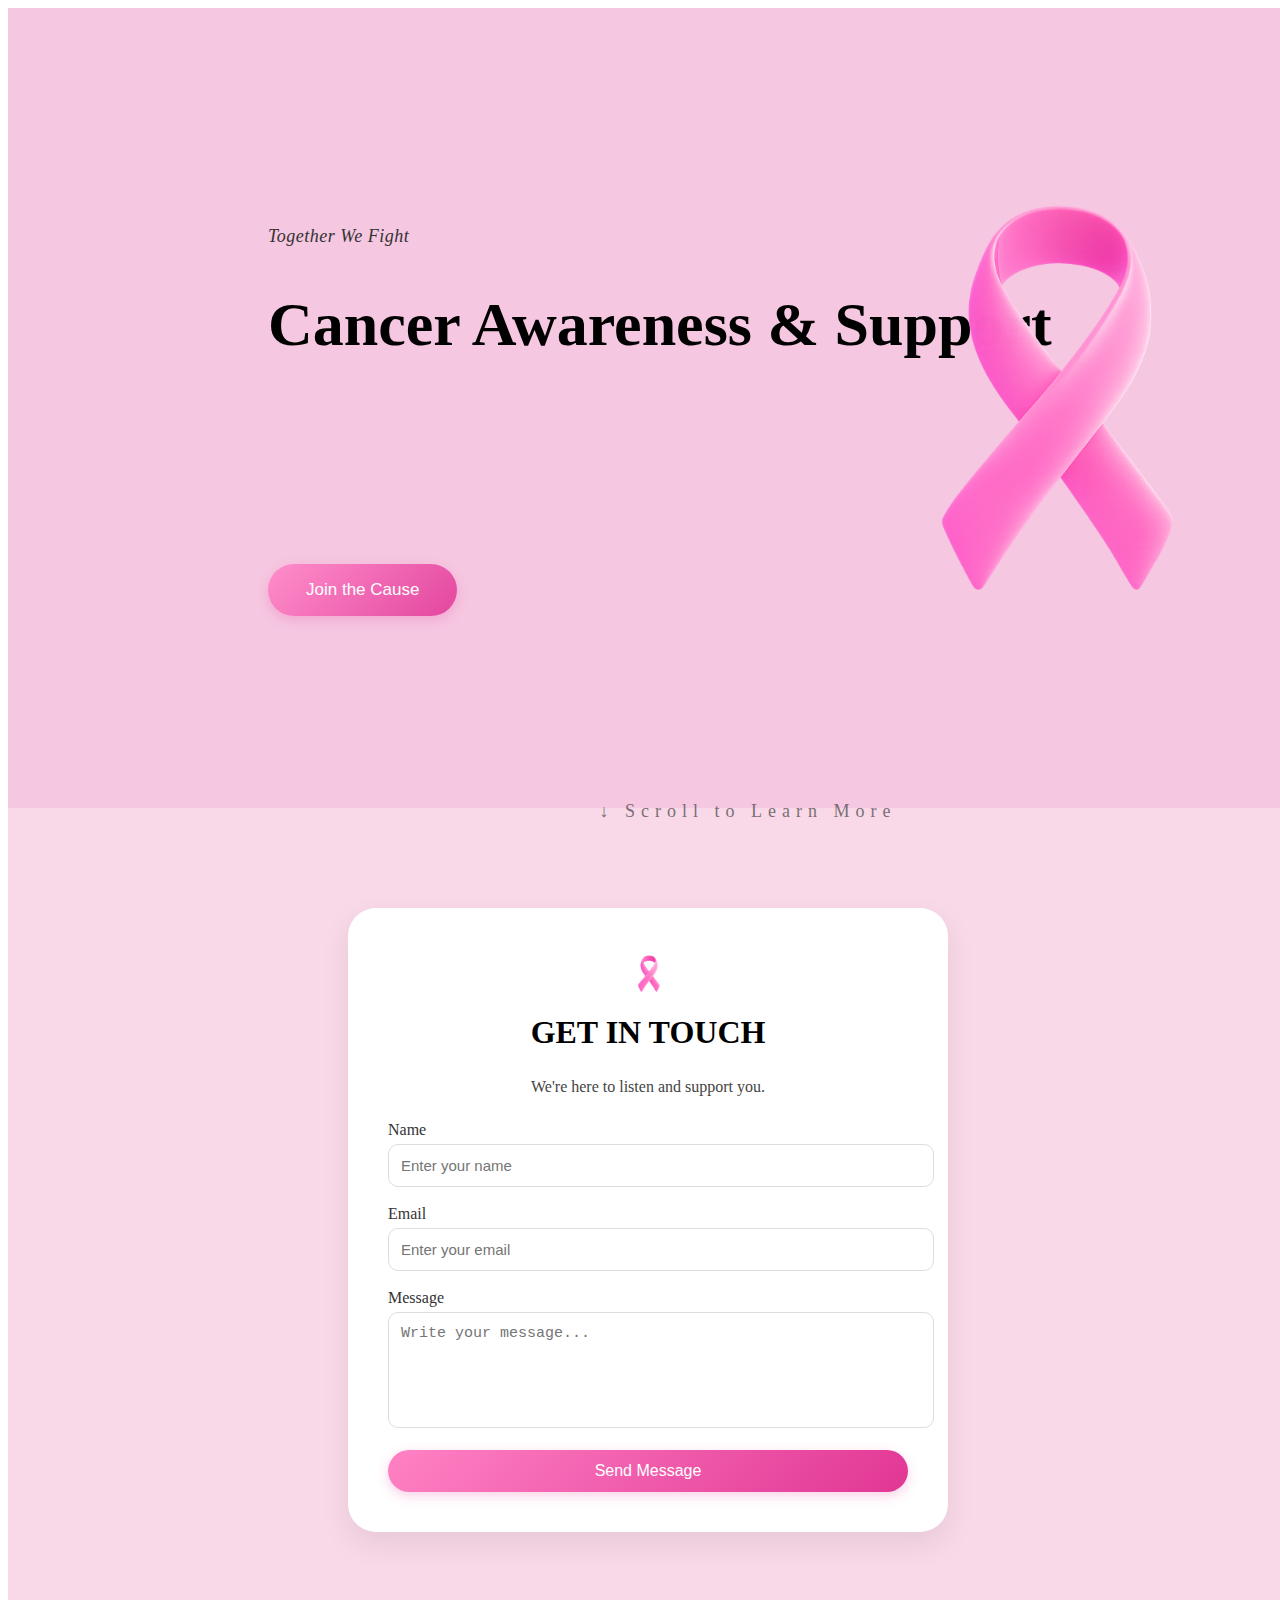
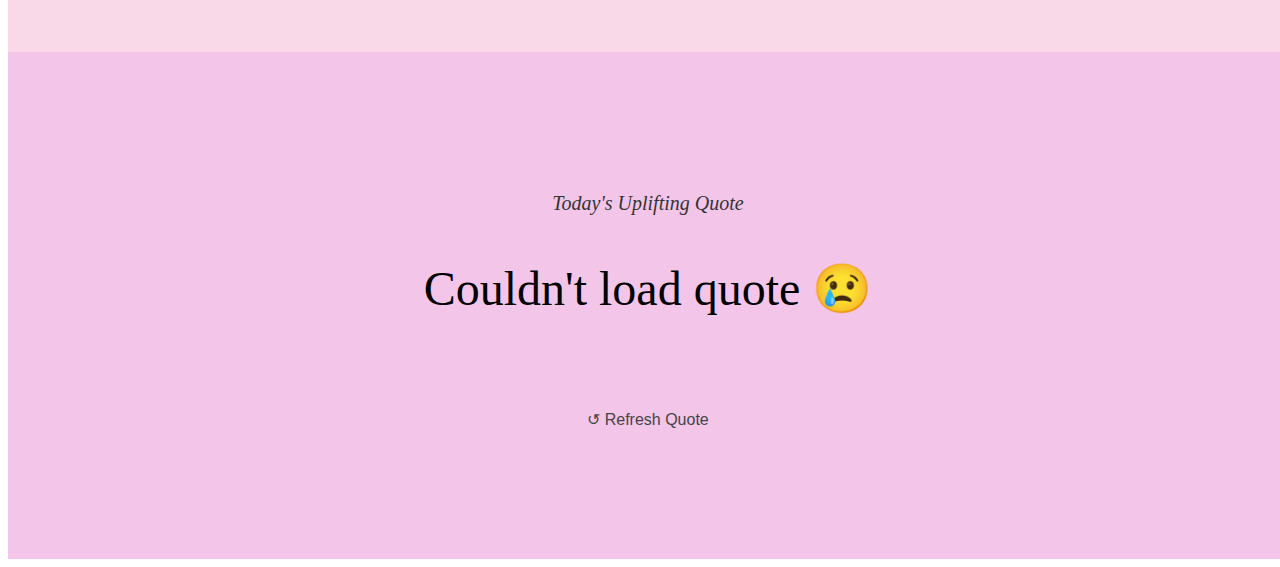
<file: index.html>
<!DOCTYPE html>
<html lang="en">
<head>
    <meta charset="UTF-8">
    <meta name="viewport" content="width=device-width, initial-scale=1.0">
    <title>CANCER</title>
    <link rel="stylesheet" href="style.css">
</head>
<body>
    <section class="hero">
    <div class="hero-content">
        <p class="micro-text">Together We Fight</p>

        <h1 class="hero-title">Cancer Awareness &amp; Support</h1>

        <div class="hero-slogan">
            <span class="line one">Spreading hope,</span><br>
            <span class="line two">strength,</span><br>
            <span class="line three">and support</span>
        </div>

        <button class="cta-btn">Join the Cause</button>
    </div>

    <div class="hero-image">
        <img src="ribbion.png" alt="Cancer Awareness Ribbon">
    </div>
    
<p class="scroll">↓ Scroll to Learn More</p>
</section>

<section class="contact-section" id="contact">
    <div class="contact-card">

        <div class="contact-header">
            <img src="./ribbion.png" class="ribbon-icon">
            <h2>GET IN TOUCH</h2>
            <p>We're here to listen and support you.</p>
        </div>

        <form class="contact-form">
            <label>Name</label>
            <input type="text" placeholder="Enter your name">

            <label>Email</label>
            <input type="email" placeholder="Enter your email">

            <label>Message</label>
            <textarea placeholder="Write your message..."></textarea>

            <button class="send-btn">Send Message</button>
        </form>

    </div>
</section>


<section class="quote-section">
    <p class="quote-subtitle">Today's Uplifting Quote</p>

    <blockquote id="quote-text">
        “Loading quote...” 
    </blockquote>

    <p id="quote-author" class="quote-author">—</p>

    <button class="quote-refresh" onclick="loadQuote()">
        ↺ Refresh Quote
    </button>
</section>
<script src="script.js"></script>

</body>
</html>
</file>
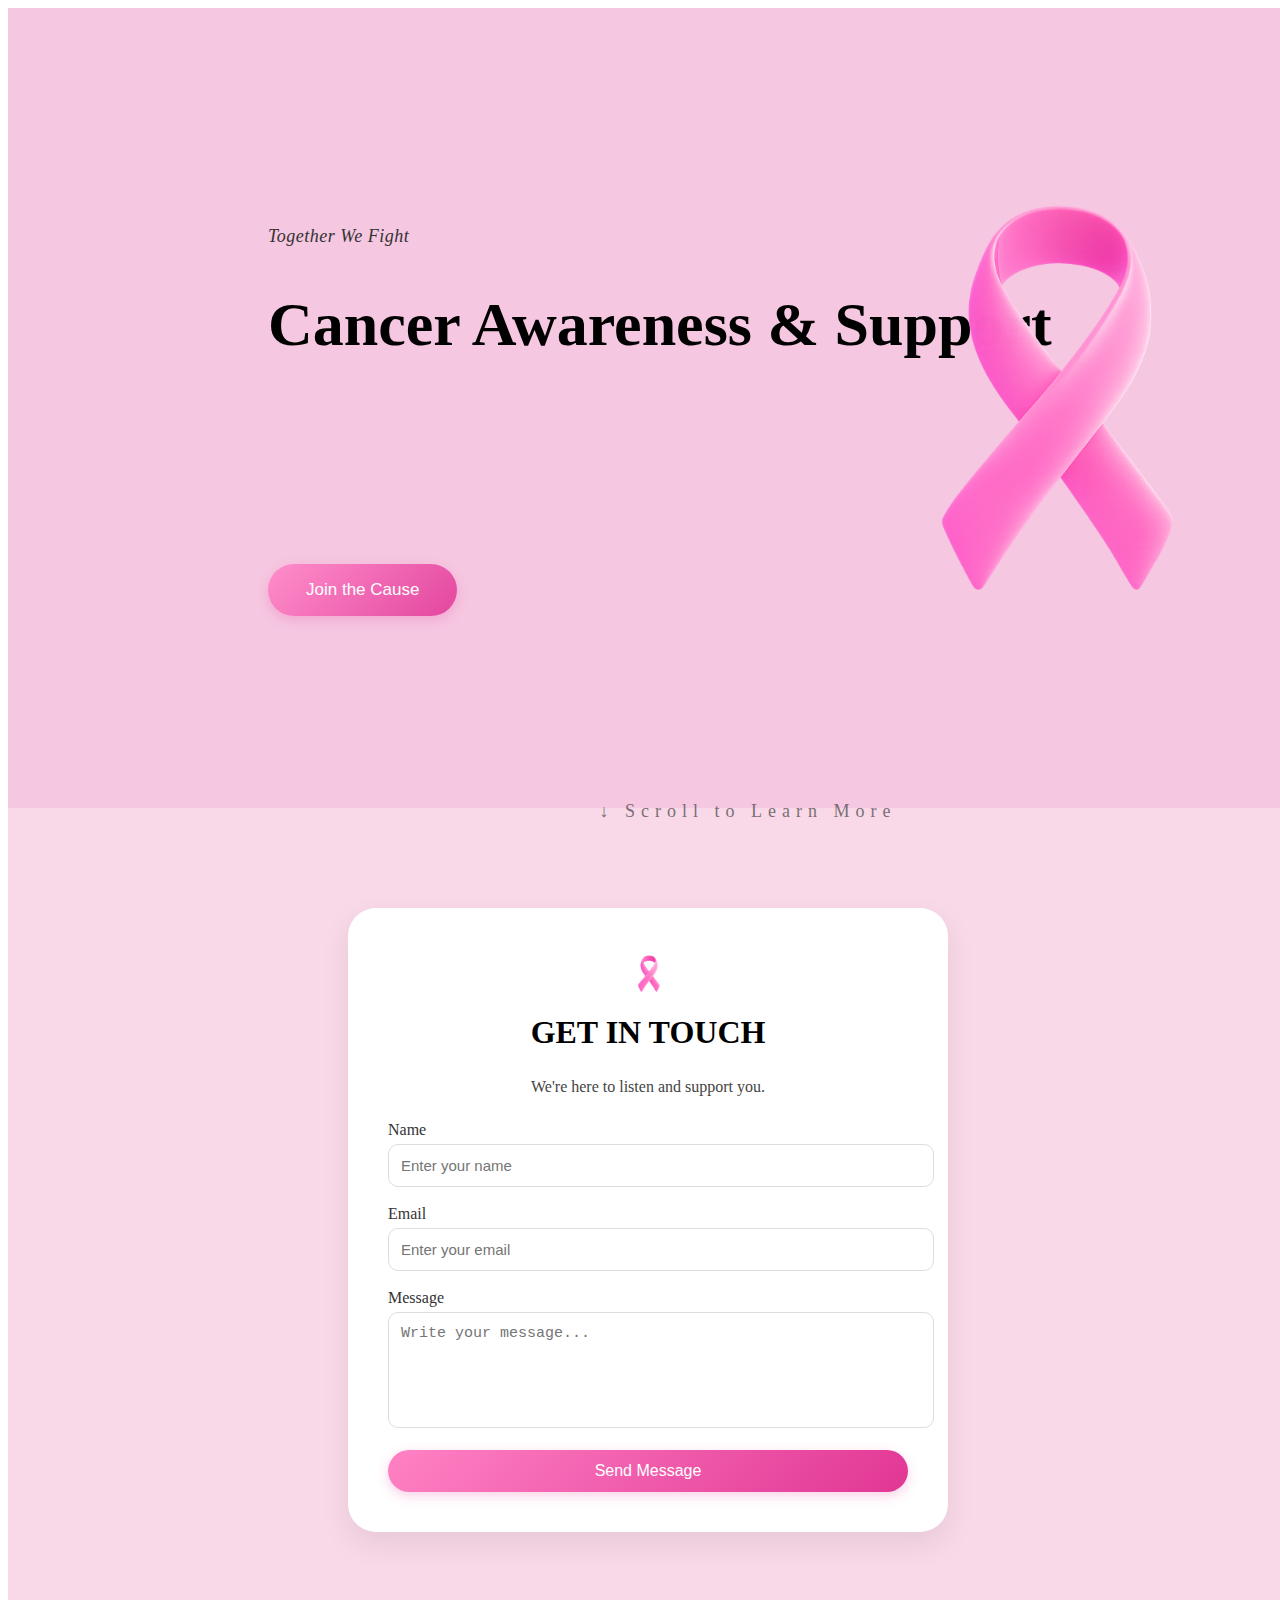
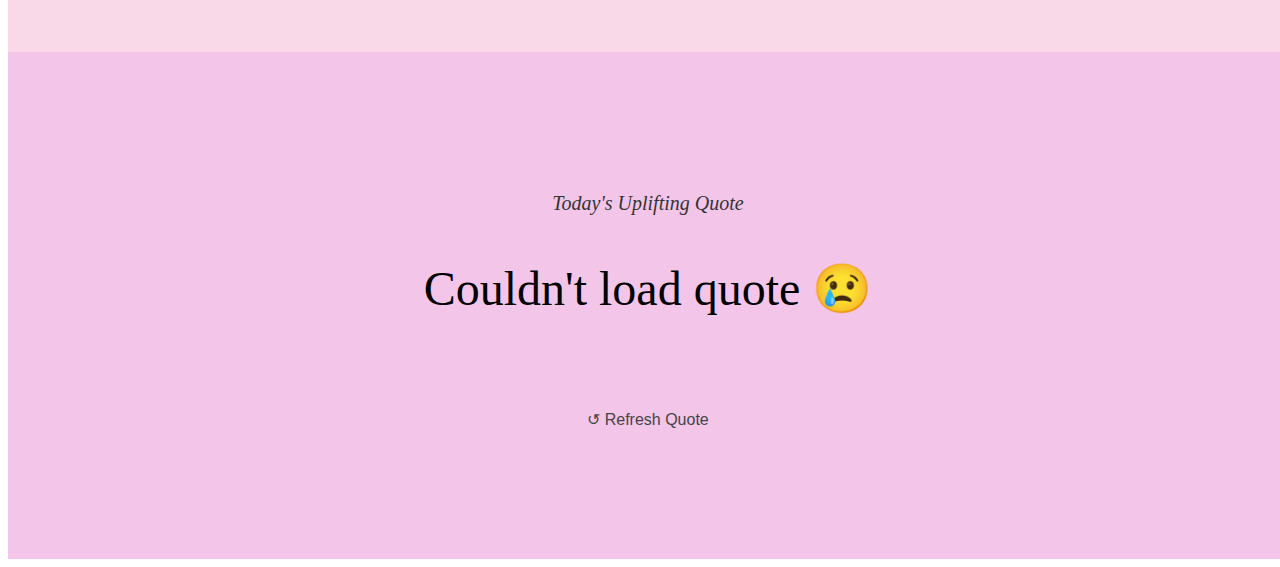
<file: cancer-awareness-site/index.html>
<!DOCTYPE html>
<html lang="en">
<head>
    <meta charset="UTF-8">
    <meta name="viewport" content="width=device-width, initial-scale=1.0">
    <title>CANCER</title>
    <link rel="stylesheet" href="style.css">
</head>
<body>
    <section class="hero">
    <div class="hero-content">
        <p class="micro-text">Together We Fight</p>

        <h1 class="hero-title">Cancer Awareness &amp; Support</h1>

        <div class="hero-slogan">
            <span class="line one">Spreading hope,</span><br>
            <span class="line two">strength,</span><br>
            <span class="line three">and support</span>
        </div>

        <button class="cta-btn">Join the Cause</button>
    </div>

    <div class="hero-image">
        <img src="ribbion.png" alt="Cancer Awareness Ribbon">
    </div>
    
<p class="scroll">↓ Scroll to Learn More</p>
</section>

<section class="contact-section" id="contact">
    <div class="contact-card">

        <div class="contact-header">
            <img src="./ribbion.png" class="ribbon-icon">
            <h2>GET IN TOUCH</h2>
            <p>We're here to listen and support you.</p>
        </div>

        <form class="contact-form">
            <label>Name</label>
            <input type="text" placeholder="Enter your name">

            <label>Email</label>
            <input type="email" placeholder="Enter your email">

            <label>Message</label>
            <textarea placeholder="Write your message..."></textarea>

            <button class="send-btn">Send Message</button>
        </form>

    </div>
</section>


<section class="quote-section">
    <p class="quote-subtitle">Today's Uplifting Quote</p>

    <blockquote id="quote-text">
        “Loading quote...” 
    </blockquote>

    <p id="quote-author" class="quote-author">—</p>

    <button class="quote-refresh" onclick="loadQuote()">
        ↺ Refresh Quote
    </button>
</section>
<script src="script.js"></script>

</body>
</html>
</file>
<file: style.css>
html, body {
    overflow-x: hidden;
    width: 100%;
}


.hero {
    display: flex;
    justify-content: space-between;
    align-items: flex-start;
    padding: 80px 100px;
    background-color: #F6C7E1;
    gap: 40px;
    width: 100%;
    max-width: 100vw;    
    box-sizing: border-box;
}


.hero-content {
    max-width: 600px;       
    margin-left: 160px;     
    margin-top: 120px;      
}


.micro-text {
    font-size: 18px;
    letter-spacing: 0.5px;
    color: #333;
    font-style: italic;
    margin-bottom: 10px;    
}



.hero-title {
    font-size: 62px;        
    line-height: 1.15;      
    font-weight: 600;
    color: #000;
    margin-bottom: 20px;    
    white-space: nowrap;    
}


.hero-slogan {
    font-size: 28px;
    color: #222;
    line-height: 1.6;
    margin-bottom: 40px;
}

.hero-slogan .line {
    opacity: 0;
    animation: fadeIn 1s forwards;
}

.hero-slogan .one { animation-delay: 0.3s; }
.hero-slogan .two { animation-delay: 0.6s; }
.hero-slogan .three { animation-delay: 0.9s; }


.cta-btn {
    padding: 16px 38px;
    background: linear-gradient(135deg, #ff8ecb, #e3469e);
    border: none;
    border-radius: 30px;
    font-size: 17px;
    cursor: pointer;
    color: #fff;
    box-shadow: 0 4px 12px rgba(227, 70, 158, 0.25);
    transition: 0.3s;
    margin-top: 10px;
}

.cta-btn:hover {
    transform: translateY(-3px);
    box-shadow: 0 8px 20px rgba(227, 70, 158, 0.35);
}


/* .hero-image img {
    max-width: 100%;
    width: 480px;
    height: auto;
    display: block;
} */
.hero-image img {
    max-width: 400px;
    height: auto;
    display: block;
    object-fit: contain;
    clip-path: inset(40px 40px 40px 40px); 
}


.hero-image {
    flex: 1;
    display: flex;
    justify-content: center;
    align-items: flex-start;
    padding-top: 40px;
    overflow: hidden;   
}
.hero-image img {
    background: transparent !important;
}




.scroll {
    position: absolute;
    bottom: 60px;           
    width: 100%;
    text-align:center;
    font-size: 18px;
    letter-spacing: 6px;
    color: #444;
    opacity: 0.7;
}




@keyframes fadeIn {
    0% { opacity: 0; transform: translateY(10px); }
    100% { opacity: 1; transform: translateY(0); }
}

@keyframes float {
    0%, 100% { transform: translateY(0px); }
    50% { transform: translateY(-10px); }
}



@media (max-width: 900px) {
    .hero {
        flex-direction: column;
        text-align: center;
        padding: 80px 40px;
    }

    .hero-content {
        max-width: 100%;
    }

    .hero-image img {
        width: 300px;
        margin-top: 40px;
    }

    .cta-btn {
        margin: auto;
    }
}





.section-transition {
    width: 100%;
    height: 120px;
    background: linear-gradient(
        to bottom,
        #f4bdd6 0%,
        #fad9e8 100%
    );
}

.contact-section {
    width: 100%;
    padding: 120px 0;
    background: #F9D9E8; 
    display: flex;
    justify-content: center;
    align-items: center;
    padding-top: 100px; 
    
    align-items: flex-start; 
}

.contact-card {
    width: 520px;
    background: white;
    padding: 40px;
    border-radius: 28px;
    box-shadow: 0 12px 30px rgba(0,0,0,0.08);
    text-align: center;
}


.contact-header h2 {
    font-size: 32px;
    margin-top: 10px;
    font-weight: 600;
}

.contact-header p {
    font-size: 16px;
    color: #444;
}

.ribbon-icon {
    width: 38px;
    margin-bottom: -5px;
}



.contact-form {
    text-align: left;
    margin-top: 25px;
}

.contact-form label {
    font-size: 16px;
    margin-bottom: 5px;
    display: block;
    color: #333;
    font-weight: 500;
}

.contact-form input,
.contact-form textarea {
    width: 100%;
    padding: 12px;
    border-radius: 10px;
    border: 1px solid #ddd;
    margin-bottom: 18px;
    font-size: 15px;
}

.contact-form textarea {
    height: 90px;
    resize: none;
}


.send-btn {
    width: 100%;
    padding: 12px;
    background: linear-gradient(135deg, #ff82c4, #e13694);
    color: white;
    border: none;
    border-radius: 25px;
    font-size: 16px;
    cursor: pointer;
    box-shadow: 0 4px 12px rgba(227, 70, 158, 0.25);
    transition: 0.3s;
}

.send-btn:hover {
    opacity: 0.9;
}


.quote-section {
    background-color: #f3c6e9; 
    text-align: center;
    padding: 120px 40px;
}


.quote-subtitle {
    font-size: 20px;
    font-style: italic;
    color: #333;
    margin-bottom: 40px;
}


#quote-text {
    font-size: 48px;
    font-weight: 500;
    max-width: 900px;
    margin: 0 auto;
    line-height: 1.4;
    color: #000;
}


.quote-author {
    font-size: 28px;
    margin-top: 20px;
    color: #222;
}


.quote-refresh {
    margin-top: 50px;
    padding: 10px 24px;
    border: none;
    background: none;
    font-size: 16px;
    cursor: pointer;
    color: #444;
    transition: 0.3s;
}

.quote-refresh:hover {
    color: #000;
    letter-spacing: 1px;
}
</file>
<file: cancer-awareness-site/style.css>
html, body {
    overflow-x: hidden;
    width: 100%;
}


.hero {
    display: flex;
    justify-content: space-between;
    align-items: flex-start;
    padding: 80px 100px;
    background-color: #F6C7E1;
    gap: 40px;
    width: 100%;
    max-width: 100vw;    
    box-sizing: border-box;
}


.hero-content {
    max-width: 600px;       
    margin-left: 160px;     
    margin-top: 120px;      
}


.micro-text {
    font-size: 18px;
    letter-spacing: 0.5px;
    color: #333;
    font-style: italic;
    margin-bottom: 10px;    
}



.hero-title {
    font-size: 62px;        
    line-height: 1.15;      
    font-weight: 600;
    color: #000;
    margin-bottom: 20px;    
    white-space: nowrap;    
}


.hero-slogan {
    font-size: 28px;
    color: #222;
    line-height: 1.6;
    margin-bottom: 40px;
}

.hero-slogan .line {
    opacity: 0;
    animation: fadeIn 1s forwards;
}

.hero-slogan .one { animation-delay: 0.3s; }
.hero-slogan .two { animation-delay: 0.6s; }
.hero-slogan .three { animation-delay: 0.9s; }


.cta-btn {
    padding: 16px 38px;
    background: linear-gradient(135deg, #ff8ecb, #e3469e);
    border: none;
    border-radius: 30px;
    font-size: 17px;
    cursor: pointer;
    color: #fff;
    box-shadow: 0 4px 12px rgba(227, 70, 158, 0.25);
    transition: 0.3s;
    margin-top: 10px;
}

.cta-btn:hover {
    transform: translateY(-3px);
    box-shadow: 0 8px 20px rgba(227, 70, 158, 0.35);
}


/* .hero-image img {
    max-width: 100%;
    width: 480px;
    height: auto;
    display: block;
} */
.hero-image img {
    max-width: 400px;
    height: auto;
    display: block;
    object-fit: contain;
    clip-path: inset(40px 40px 40px 40px); 
}


.hero-image {
    flex: 1;
    display: flex;
    justify-content: center;
    align-items: flex-start;
    padding-top: 40px;
    overflow: hidden;   
}
.hero-image img {
    background: transparent !important;
}




.scroll {
    position: absolute;
    bottom: 60px;           
    width: 100%;
    text-align:center;
    font-size: 18px;
    letter-spacing: 6px;
    color: #444;
    opacity: 0.7;
}




@keyframes fadeIn {
    0% { opacity: 0; transform: translateY(10px); }
    100% { opacity: 1; transform: translateY(0); }
}

@keyframes float {
    0%, 100% { transform: translateY(0px); }
    50% { transform: translateY(-10px); }
}



@media (max-width: 900px) {
    .hero {
        flex-direction: column;
        text-align: center;
        padding: 80px 40px;
    }

    .hero-content {
        max-width: 100%;
    }

    .hero-image img {
        width: 300px;
        margin-top: 40px;
    }

    .cta-btn {
        margin: auto;
    }
}





.section-transition {
    width: 100%;
    height: 120px;
    background: linear-gradient(
        to bottom,
        #f4bdd6 0%,
        #fad9e8 100%
    );
}

.contact-section {
    width: 100%;
    padding: 120px 0;
    background: #F9D9E8; 
    display: flex;
    justify-content: center;
    align-items: center;
    padding-top: 100px; 
    
    align-items: flex-start; 
}

.contact-card {
    width: 520px;
    background: white;
    padding: 40px;
    border-radius: 28px;
    box-shadow: 0 12px 30px rgba(0,0,0,0.08);
    text-align: center;
}


.contact-header h2 {
    font-size: 32px;
    margin-top: 10px;
    font-weight: 600;
}

.contact-header p {
    font-size: 16px;
    color: #444;
}

.ribbon-icon {
    width: 38px;
    margin-bottom: -5px;
}



.contact-form {
    text-align: left;
    margin-top: 25px;
}

.contact-form label {
    font-size: 16px;
    margin-bottom: 5px;
    display: block;
    color: #333;
    font-weight: 500;
}

.contact-form input,
.contact-form textarea {
    width: 100%;
    padding: 12px;
    border-radius: 10px;
    border: 1px solid #ddd;
    margin-bottom: 18px;
    font-size: 15px;
}

.contact-form textarea {
    height: 90px;
    resize: none;
}


.send-btn {
    width: 100%;
    padding: 12px;
    background: linear-gradient(135deg, #ff82c4, #e13694);
    color: white;
    border: none;
    border-radius: 25px;
    font-size: 16px;
    cursor: pointer;
    box-shadow: 0 4px 12px rgba(227, 70, 158, 0.25);
    transition: 0.3s;
}

.send-btn:hover {
    opacity: 0.9;
}


.quote-section {
    background-color: #f3c6e9; 
    text-align: center;
    padding: 120px 40px;
}


.quote-subtitle {
    font-size: 20px;
    font-style: italic;
    color: #333;
    margin-bottom: 40px;
}


#quote-text {
    font-size: 48px;
    font-weight: 500;
    max-width: 900px;
    margin: 0 auto;
    line-height: 1.4;
    color: #000;
}


.quote-author {
    font-size: 28px;
    margin-top: 20px;
    color: #222;
}


.quote-refresh {
    margin-top: 50px;
    padding: 10px 24px;
    border: none;
    background: none;
    font-size: 16px;
    cursor: pointer;
    color: #444;
    transition: 0.3s;
}

.quote-refresh:hover {
    color: #000;
    letter-spacing: 1px;
}
</file>
